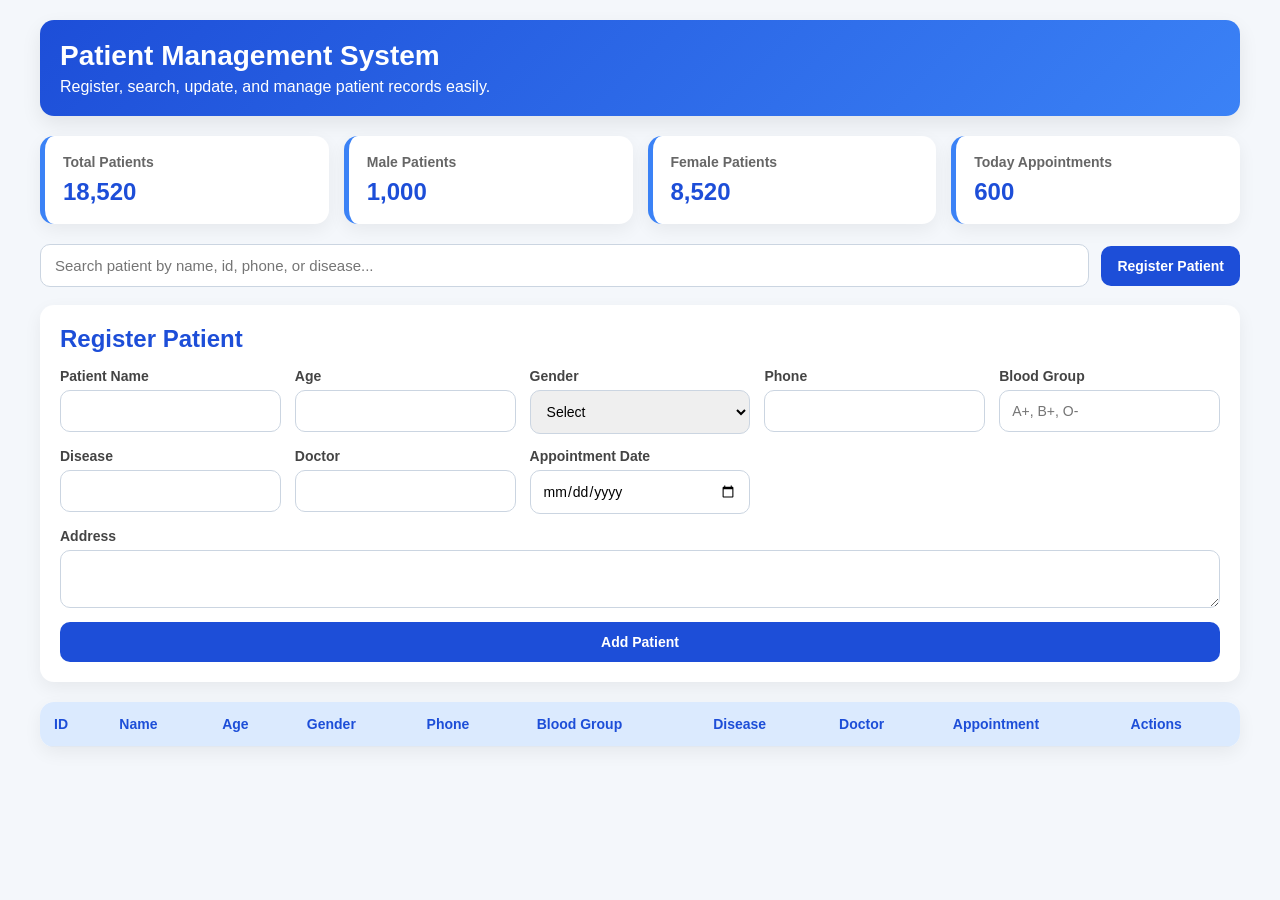
<file: patients.html>
<!DOCTYPE html>
<html lang="en">
<head>
  <meta charset="UTF-8" />
  <meta name="viewport" content="width=device-width, initial-scale=1.0" />
  <title>Patient Management System</title>
  <style>
    * {
      box-sizing: border-box;
      margin: 0;
      padding: 0;
      font-family: Arial, sans-serif;
    }

    body {
      background: #f4f7fb;
      color: #222;
      padding: 20px;
    }

    .container {
      max-width: 1200px;
      margin: auto;
    }

    .header {
      background: linear-gradient(135deg, #1d4ed8, #3b82f6);
      color: white;
      padding: 20px;
      border-radius: 14px;
      margin-bottom: 20px;
      box-shadow: 0 8px 20px rgba(0,0,0,0.08);
    }

    .header h1 {
      font-size: 28px;
      margin-bottom: 6px;
    }

    .stats {
      display: grid;
      grid-template-columns: repeat(auto-fit, minmax(180px, 1fr));
      gap: 15px;
      margin: 20px 0;
    }

    .card {
      background: white;
      border-radius: 14px;
      padding: 18px;
      box-shadow: 0 6px 18px rgba(0,0,0,0.06);
      border-left: 5px solid #3b82f6;
    }

    .card h3 {
      font-size: 14px;
      color: #666;
      margin-bottom: 8px;
    }

    .card p {
      font-size: 24px;
      font-weight: bold;
      color: #1d4ed8;
    }

    .topbar {
      display: flex;
      gap: 12px;
      flex-wrap: wrap;
      justify-content: space-between;
      align-items: center;
      margin-bottom: 18px;
    }

    .search-box {
      flex: 1;
      min-width: 250px;
    }

    .search-box input {
      width: 100%;
      padding: 12px 14px;
      border: 1px solid #cbd5e1;
      border-radius: 10px;
      outline: none;
      font-size: 15px;
    }

    .btn {
      border: none;
      border-radius: 10px;
      padding: 12px 16px;
      cursor: pointer;
      font-size: 14px;
      font-weight: bold;
    }

    .btn-primary {
      background: #1d4ed8;
      color: white;
    }

    .btn-primary:hover {
      background: #1e40af;
    }

    .btn-danger {
      background: #dc2626;
      color: white;
    }

    .btn-edit {
      background: #2563eb;
      color: white;
    }

    .btn-view {
      background: #7c3aed;
      color: white;
    }

    .panel {
      background: white;
      border-radius: 14px;
      padding: 20px;
      box-shadow: 0 6px 18px rgba(0,0,0,0.06);
      margin-bottom: 20px;
    }

    .panel h2 {
      margin-bottom: 15px;
      color: #1d4ed8;
    }

    form {
      display: grid;
      grid-template-columns: repeat(auto-fit, minmax(220px, 1fr));
      gap: 14px;
    }

    .field {
      display: flex;
      flex-direction: column;
      gap: 6px;
    }

    .field label {
      font-size: 14px;
      color: #444;
      font-weight: bold;
    }

    .field input, .field select, .field textarea {
      padding: 12px;
      border: 1px solid #cbd5e1;
      border-radius: 10px;
      outline: none;
      font-size: 14px;
      width: 100%;
    }

    .field textarea {
      resize: vertical;
      min-height: 42px;
    }

    .full {
      grid-column: 1 / -1;
    }

    .table-wrap {
      overflow-x: auto;
      background: white;
      border-radius: 14px;
      box-shadow: 0 6px 18px rgba(0,0,0,0.06);
    }

    table {
      width: 100%;
      border-collapse: collapse;
      min-width: 900px;
    }

    th, td {
      padding: 14px;
      border-bottom: 1px solid #e2e8f0;
      text-align: left;
      font-size: 14px;
    }

    th {
      background: #dbeafe;
      color: #1d4ed8;
    }

    tr:hover {
      background: #f8fafc;
    }

    .actions {
      display: flex;
      gap: 8px;
      flex-wrap: wrap;
    }

    .modal {
      display: none;
      position: fixed;
      inset: 0;
      background: rgba(0,0,0,0.45);
      padding: 20px;
      align-items: center;
      justify-content: center;
    }

    .modal-content {
      background: white;
      border-radius: 14px;
      padding: 22px;
      max-width: 520px;
      width: 100%;
    }

    .modal-content h3 {
      margin-bottom: 12px;
      color: #1d4ed8;
    }

    .modal-content p {
      margin-bottom: 8px;
      line-height: 1.5;
    }

    .modal-close {
      margin-top: 16px;
      background: #1d4ed8;
      color: white;
    }
  </style>
</head>
<body>
  <div class="container">
    <div class="header">
      <h1>Patient Management System</h1>
      <p>Register, search, update, and manage patient records easily.</p>
    </div>

    <div class="stats">
      <div class="card">
        <h3>Total Patients</h3>
        <p id="totalPatients">18,520</p>
      </div>
      <div class="card">
        <h3>Male Patients</h3>
        <p id="malePatients">1,000</p>
      </div>
      <div class="card">
        <h3>Female Patients</h3>
        <p id="femalePatients">8,520</p>
      </div>
      <div class="card">
        <h3>Today Appointments</h3>
        <p id="todayAppointments">600</p>
      </div>
    </div>

    <div class="topbar">
      <div class="search-box">
        <input type="text" id="searchInput" placeholder="Search patient by name, id, phone, or disease..." />
      </div>
      <button class="btn btn-primary" onclick="scrollToForm()">Register Patient</button>
    </div>

    <div class="panel" id="formSection">
      <h2>Register Patient</h2>
      <form id="patientForm">
        <div class="field">
          <label>Patient Name</label>
          <input type="text" id="name" required />
        </div>
        <div class="field">
          <label>Age</label>
          <input type="number" id="age" required min="1" />
        </div>
        <div class="field">
          <label>Gender</label>
          <select id="gender" required>
            <option value="">Select</option>
            <option>Male</option>
            <option>Female</option>
            <option>Other</option>
          </select>
        </div>
        <div class="field">
          <label>Phone</label>
          <input type="tel" id="phone" required />
        </div>
        <div class="field">
          <label>Blood Group</label>
          <input type="text" id="bloodGroup" placeholder="A+, B+, O-" required />
        </div>
        <div class="field">
          <label>Disease</label>
          <input type="text" id="disease" required />
        </div>
        <div class="field">
          <label>Doctor</label>
          <input type="text" id="doctor" required />
        </div>
        <div class="field">
          <label>Appointment Date</label>
          <input type="date" id="appointmentDate" required />
        </div>
        <div class="field full">
          <label>Address</label>
          <textarea id="address" required></textarea>
        </div>
        <div class="field full">
          <button class="btn btn-primary" type="submit" id="submitBtn">Add Patient</button>
        </div>
      </form>
    </div>

    <div class="table-wrap">
      <table>
        <thead>
          <tr>
            <th>ID</th>
            <th>Name</th>
            <th>Age</th>
            <th>Gender</th>
            <th>Phone</th>
            <th>Blood Group</th>
            <th>Disease</th>
            <th>Doctor</th>
            <th>Appointment</th>
            <th>Actions</th>
          </tr>
        </thead>
        <tbody id="patientTable"></tbody>
      </table>
    </div>
  </div>

  <div class="modal" id="viewModal">
    <div class="modal-content">
      <h3>Patient Details</h3>
      <div id="modalBody"></div>
      <button class="btn modal-close" onclick="closeModal()">Close</button>
    </div>
  </div>

  <script>
    let patients = JSON.parse(localStorage.getItem("patients")) || [];
    let editIndex = -1;

    const form = document.getElementById("patientForm");
    const table = document.getElementById("patientTable");
    const searchInput = document.getElementById("searchInput");

    function saveData() {
      localStorage.setItem("patients", JSON.stringify(patients));
    }

    function updateStats() {
      document.getElementById("totalPatients").textContent = "18,520";
      document.getElementById("malePatients").textContent = "1,000";
      document.getElementById("femalePatients").textContent = "8,520";
      document.getElementById("todayAppointments").textContent = "600";
    }

    function renderTable(data = patients) {
      table.innerHTML = "";

      data.forEach((p) => {
        const realIndex = patients.indexOf(p);
        const row = document.createElement("tr");
        row.innerHTML = `
          <td>${p.id}</td>
          <td>${p.name}</td>
          <td>${p.age}</td>
          <td>${p.gender}</td>
          <td>${p.phone}</td>
          <td>${p.bloodGroup}</td>
          <td>${p.disease}</td>
          <td>${p.doctor}</td>
          <td>${p.appointmentDate}</td>
          <td>
            <div class="actions">
              <button class="btn btn-view" onclick="viewPatient(${realIndex})">View</button>
              <button class="btn btn-edit" onclick="editPatient(${realIndex})">Edit</button>
              <button class="btn btn-danger" onclick="deletePatient(${realIndex})">Delete</button>
            </div>
          </td>
        `;
        table.appendChild(row);
      });

      updateStats();
    }

    form.addEventListener("submit", function(e) {
      e.preventDefault();

      const patient = {
        id: editIndex === -1 ? "P" + String(Date.now()).slice(-6) : patients[editIndex].id,
        name: document.getElementById("name").value.trim(),
        age: document.getElementById("age").value.trim(),
        gender: document.getElementById("gender").value,
        phone: document.getElementById("phone").value.trim(),
        bloodGroup: document.getElementById("bloodGroup").value.trim(),
        disease: document.getElementById("disease").value.trim(),
        doctor: document.getElementById("doctor").value.trim(),
        appointmentDate: document.getElementById("appointmentDate").value,
        address: document.getElementById("address").value.trim()
      };

      if (editIndex === -1) {
        patients.push(patient);
      } else {
        patients[editIndex] = patient;
        editIndex = -1;
        document.getElementById("submitBtn").textContent = "Add Patient";
      }

      saveData();
      renderTable();
      form.reset();
    });

    searchInput.addEventListener("input", function() {
      const term = this.value.toLowerCase();
      const filtered = patients.filter(p =>
        p.name.toLowerCase().includes(term) ||
        p.id.toLowerCase().includes(term) ||
        p.phone.toLowerCase().includes(term) ||
        p.disease.toLowerCase().includes(term) ||
        p.doctor.toLowerCase().includes(term)
      );
      renderTable(filtered);
    });

    function deletePatient(index) {
      if (confirm("Are you sure you want to delete this patient?")) {
        patients.splice(index, 1);
        saveData();
        renderTable();
      }
    }

    function editPatient(index) {
      const p = patients[index];
      document.getElementById("name").value = p.name;
      document.getElementById("age").value = p.age;
      document.getElementById("gender").value = p.gender;
      document.getElementById("phone").value = p.phone;
      document.getElementById("bloodGroup").value = p.bloodGroup;
      document.getElementById("disease").value = p.disease;
      document.getElementById("doctor").value = p.doctor;
      document.getElementById("appointmentDate").value = p.appointmentDate;
      document.getElementById("address").value = p.address;

      editIndex = index;
      document.getElementById("submitBtn").textContent = "Update Patient";
      window.scrollTo({ top: 0, behavior: "smooth" });
    }

    function viewPatient(index) {
      const p = patients[index];
      document.getElementById("modalBody").innerHTML = `
        <p><b>ID:</b> ${p.id}</p>
        <p><b>Name:</b> ${p.name}</p>
        <p><b>Age:</b> ${p.age}</p>
        <p><b>Gender:</b> ${p.gender}</p>
        <p><b>Phone:</b> ${p.phone}</p>
        <p><b>Blood Group:</b> ${p.bloodGroup}</p>
        <p><b>Disease:</b> ${p.disease}</p>
        <p><b>Doctor:</b> ${p.doctor}</p>
        <p><b>Appointment:</b> ${p.appointmentDate}</p>
        <p><b>Address:</b> ${p.address}</p>
      `;
      document.getElementById("viewModal").style.display = "flex";
    }

    function closeModal() {
      document.getElementById("viewModal").style.display = "none";
    }

    function scrollToForm() {
      document.getElementById("formSection").scrollIntoView({ behavior: "smooth" });
    }

    document.getElementById("viewModal").addEventListener("click", function(e) {
      if (e.target === this) closeModal();
    });

    renderTable();
  </script>
</body>
</html>
</file>
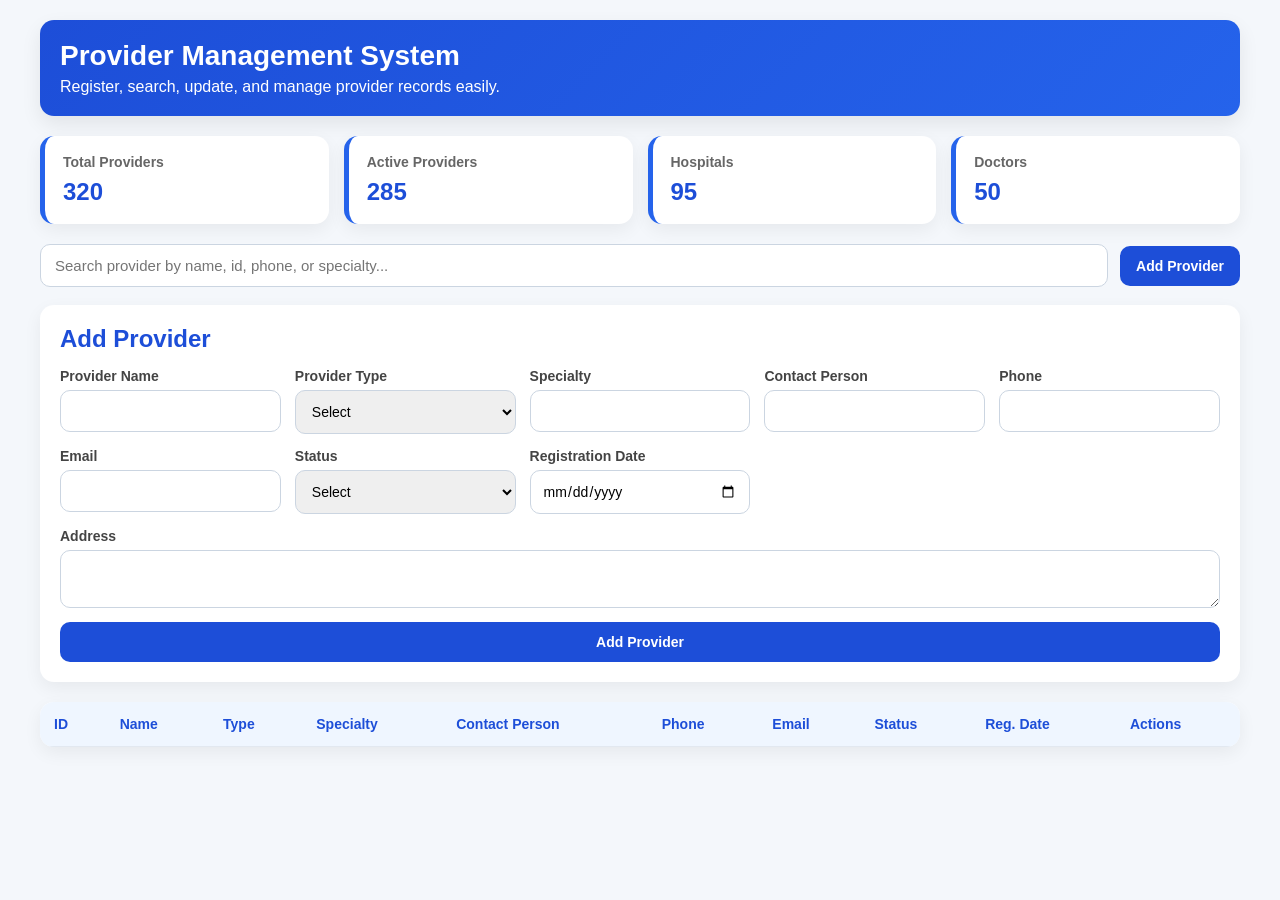
<file: providers.html>
<!DOCTYPE html>
<html lang="en">
<head>
  <meta charset="UTF-8" />
  <meta name="viewport" content="width=device-width, initial-scale=1.0" />
  <title>Provider Management System</title>
  <style>
    * {
      box-sizing: border-box;
      margin: 0;
      padding: 0;
      font-family: Arial, sans-serif;
    }

    body {
      background: #f4f7fb;
      color: #222;
      padding: 20px;
    }

    .container {
      max-width: 1200px;
      margin: auto;
    }

    .header {
      background: linear-gradient(135deg, #1d4ed8, #2563eb);
      color: white;
      padding: 20px;
      border-radius: 14px;
      margin-bottom: 20px;
      box-shadow: 0 8px 20px rgba(0,0,0,0.08);
    }

    .header h1 {
      font-size: 28px;
      margin-bottom: 6px;
    }

    .stats {
      display: grid;
      grid-template-columns: repeat(auto-fit, minmax(180px, 1fr));
      gap: 15px;
      margin: 20px 0;
    }

    .card {
      background: white;
      border-radius: 14px;
      padding: 18px;
      box-shadow: 0 6px 18px rgba(0,0,0,0.06);
      border-left: 5px solid #2563eb;
    }

    .card h3 {
      font-size: 14px;
      color: #666;
      margin-bottom: 8px;
    }

    .card p {
      font-size: 24px;
      font-weight: bold;
      color: #1d4ed8;
    }

    .topbar {
      display: flex;
      gap: 12px;
      flex-wrap: wrap;
      justify-content: space-between;
      align-items: center;
      margin-bottom: 18px;
    }

    .search-box {
      flex: 1;
      min-width: 250px;
    }

    .search-box input {
      width: 100%;
      padding: 12px 14px;
      border: 1px solid #cbd5e1;
      border-radius: 10px;
      outline: none;
      font-size: 15px;
    }

    .btn {
      border: none;
      border-radius: 10px;
      padding: 12px 16px;
      cursor: pointer;
      font-size: 14px;
      font-weight: bold;
    }

    .btn-primary {
      background: #1d4ed8;
      color: white;
    }

    .btn-primary:hover {
      background: #1e40af;
    }

    .btn-danger {
      background: #dc2626;
      color: white;
    }

    .btn-edit {
      background: #2563eb;
      color: white;
    }

    .btn-view {
      background: #7c3aed;
      color: white;
    }

    .panel {
      background: white;
      border-radius: 14px;
      padding: 20px;
      box-shadow: 0 6px 18px rgba(0,0,0,0.06);
      margin-bottom: 20px;
    }

    .panel h2 {
      margin-bottom: 15px;
      color: #1d4ed8;
    }

    form {
      display: grid;
      grid-template-columns: repeat(auto-fit, minmax(220px, 1fr));
      gap: 14px;
    }

    .field {
      display: flex;
      flex-direction: column;
      gap: 6px;
    }

    .field label {
      font-size: 14px;
      color: #444;
      font-weight: bold;
    }

    .field input, .field select, .field textarea {
      padding: 12px;
      border: 1px solid #cbd5e1;
      border-radius: 10px;
      outline: none;
      font-size: 14px;
      width: 100%;
    }

    .field textarea {
      resize: vertical;
      min-height: 42px;
    }

    .full {
      grid-column: 1 / -1;
    }

    .table-wrap {
      overflow-x: auto;
      background: white;
      border-radius: 14px;
      box-shadow: 0 6px 18px rgba(0,0,0,0.06);
    }

    table {
      width: 100%;
      border-collapse: collapse;
      min-width: 900px;
    }

    th, td {
      padding: 14px;
      border-bottom: 1px solid #e2e8f0;
      text-align: left;
      font-size: 14px;
    }

    th {
      background: #eff6ff;
      color: #1d4ed8;
    }

    tr:hover {
      background: #f8fafc;
    }

    .actions {
      display: flex;
      gap: 8px;
      flex-wrap: wrap;
    }

    .modal {
      display: none;
      position: fixed;
      inset: 0;
      background: rgba(0,0,0,0.45);
      padding: 20px;
      align-items: center;
      justify-content: center;
    }

    .modal-content {
      background: white;
      border-radius: 14px;
      padding: 22px;
      max-width: 520px;
      width: 100%;
    }

    .modal-content h3 {
      margin-bottom: 12px;
      color: #1d4ed8;
    }

    .modal-content p {
      margin-bottom: 8px;
      line-height: 1.5;
    }

    .modal-close {
      margin-top: 16px;
      background: #1d4ed8;
      color: white;
    }
  </style>
</head>
<body>
  <div class="container">
    <div class="header">
      <h1>Provider Management System</h1>
      <p>Register, search, update, and manage provider records easily.</p>
    </div>

    <div class="stats">
      <div class="card">
        <h3>Total Providers</h3>
        <p id="totalProviders">320</p>
      </div>
      <div class="card">
        <h3>Active Providers</h3>
        <p id="activeProviders">285</p>
      </div>
      <div class="card">
        <h3>Hospitals</h3>
        <p id="hospitalProviders">95</p>
      </div>
      <div class="card">
        <h3>Doctors</h3>
        <p id="doctorProviders">50</p>
      </div>
    </div>

    <div class="topbar">
      <div class="search-box">
        <input type="text" id="searchInput" placeholder="Search provider by name, id, phone, or specialty..." />
      </div>
      <button class="btn btn-primary" onclick="scrollToForm()">Add Provider</button>
    </div>

    <div class="panel" id="formSection">
      <h2>Add Provider</h2>
      <form id="providerForm">
        <div class="field">
          <label>Provider Name</label>
          <input type="text" id="name" required />
        </div>
        <div class="field">
          <label>Provider Type</label>
          <select id="type" required>
            <option value="">Select</option>
            <option>Hospital</option>
            <option>Doctor</option>
            <option>Pharmacy</option>
            <option>Laboratory</option>
          </select>
        </div>
        <div class="field">
          <label>Specialty</label>
          <input type="text" id="specialty" required />
        </div>
        <div class="field">
          <label>Contact Person</label>
          <input type="text" id="contactPerson" required />
        </div>
        <div class="field">
          <label>Phone</label>
          <input type="tel" id="phone" required />
        </div>
        <div class="field">
          <label>Email</label>
          <input type="email" id="email" required />
        </div>
        <div class="field">
          <label>Status</label>
          <select id="status" required>
            <option value="">Select</option>
            <option>Active</option>
            <option>Inactive</option>
          </select>
        </div>
        <div class="field">
          <label>Registration Date</label>
          <input type="date" id="regDate" required />
        </div>
        <div class="field full">
          <label>Address</label>
          <textarea id="address" required></textarea>
        </div>
        <div class="field full">
          <button class="btn btn-primary" type="submit" id="submitBtn">Add Provider</button>
        </div>
      </form>
    </div>

    <div class="table-wrap">
      <table>
        <thead>
          <tr>
            <th>ID</th>
            <th>Name</th>
            <th>Type</th>
            <th>Specialty</th>
            <th>Contact Person</th>
            <th>Phone</th>
            <th>Email</th>
            <th>Status</th>
            <th>Reg. Date</th>
            <th>Actions</th>
          </tr>
        </thead>
        <tbody id="providerTable"></tbody>
      </table>
    </div>
  </div>

  <div class="modal" id="viewModal">
    <div class="modal-content">
      <h3>Provider Details</h3>
      <div id="modalBody"></div>
      <button class="btn modal-close" onclick="closeModal()">Close</button>
    </div>
  </div>

  <script>
    let providers = JSON.parse(localStorage.getItem("providers")) || [];
    let editIndex = -1;

    const form = document.getElementById("providerForm");
    const table = document.getElementById("providerTable");
    const searchInput = document.getElementById("searchInput");

    function saveData() {
      localStorage.setItem("providers", JSON.stringify(providers));
    }

    function updateStats() {
      document.getElementById("totalProviders").textContent = "320";
      document.getElementById("activeProviders").textContent = "285";
      document.getElementById("hospitalProviders").textContent = "95";
      document.getElementById("doctorProviders").textContent = "50";
    }

    function renderTable(data = providers) {
      table.innerHTML = "";

      data.forEach((p) => {
        const realIndex = providers.indexOf(p);
        const row = document.createElement("tr");
        row.innerHTML = `
          <td>${p.id}</td>
          <td>${p.name}</td>
          <td>${p.type}</td>
          <td>${p.specialty}</td>
          <td>${p.contactPerson}</td>
          <td>${p.phone}</td>
          <td>${p.email}</td>
          <td>${p.status}</td>
          <td>${p.regDate}</td>
          <td>
            <div class="actions">
              <button class="btn btn-view" onclick="viewProvider(${realIndex})">View</button>
              <button class="btn btn-edit" onclick="editProvider(${realIndex})">Edit</button>
              <button class="btn btn-danger" onclick="deleteProvider(${realIndex})">Delete</button>
            </div>
          </td>
        `;
        table.appendChild(row);
      });

      updateStats();
    }

    form.addEventListener("submit", function(e) {
      e.preventDefault();

      const provider = {
        id: editIndex === -1 ? "PR" + String(Date.now()).slice(-6) : providers[editIndex].id,
        name: document.getElementById("name").value.trim(),
        type: document.getElementById("type").value,
        specialty: document.getElementById("specialty").value.trim(),
        contactPerson: document.getElementById("contactPerson").value.trim(),
        phone: document.getElementById("phone").value.trim(),
        email: document.getElementById("email").value.trim(),
        status: document.getElementById("status").value,
        regDate: document.getElementById("regDate").value,
        address: document.getElementById("address").value.trim()
      };

      if (editIndex === -1) {
        providers.push(provider);
      } else {
        providers[editIndex] = provider;
        editIndex = -1;
        document.getElementById("submitBtn").textContent = "Add Provider";
      }

      saveData();
      renderTable();
      form.reset();
    });

    searchInput.addEventListener("input", function() {
      const term = this.value.toLowerCase();
      const filtered = providers.filter(p =>
        p.name.toLowerCase().includes(term) ||
        p.id.toLowerCase().includes(term) ||
        p.phone.toLowerCase().includes(term) ||
        p.specialty.toLowerCase().includes(term) ||
        p.type.toLowerCase().includes(term)
      );
      renderTable(filtered);
    });

    function deleteProvider(index) {
      if (confirm("Are you sure you want to delete this provider?")) {
        providers.splice(index, 1);
        saveData();
        renderTable();
      }
    }

    function editProvider(index) {
      const p = providers[index];
      document.getElementById("name").value = p.name;
      document.getElementById("type").value = p.type;
      document.getElementById("specialty").value = p.specialty;
      document.getElementById("contactPerson").value = p.contactPerson;
      document.getElementById("phone").value = p.phone;
      document.getElementById("email").value = p.email;
      document.getElementById("status").value = p.status;
      document.getElementById("regDate").value = p.regDate;
      document.getElementById("address").value = p.address;

      editIndex = index;
      document.getElementById("submitBtn").textContent = "Update Provider";
      window.scrollTo({ top: 0, behavior: "smooth" });
    }

    function viewProvider(index) {
      const p = providers[index];
      document.getElementById("modalBody").innerHTML = `
        <p><b>ID:</b> ${p.id}</p>
        <p><b>Name:</b> ${p.name}</p>
        <p><b>Type:</b> ${p.type}</p>
        <p><b>Specialty:</b> ${p.specialty}</p>
        <p><b>Contact Person:</b> ${p.contactPerson}</p>
        <p><b>Phone:</b> ${p.phone}</p>
        <p><b>Email:</b> ${p.email}</p>
        <p><b>Status:</b> ${p.status}</p>
        <p><b>Registration Date:</b> ${p.regDate}</p>
        <p><b>Address:</b> ${p.address}</p>
      `;
      document.getElementById("viewModal").style.display = "flex";
    }

    function closeModal() {
      document.getElementById("viewModal").style.display = "none";
    }

    function scrollToForm() {
      document.getElementById("formSection").scrollIntoView({ behavior: "smooth" });
    }

    document.getElementById("viewModal").addEventListener("click", function(e) {
      if (e.target === this) closeModal();
    });

    renderTable();
  </script>
</body>
</html>
</file>
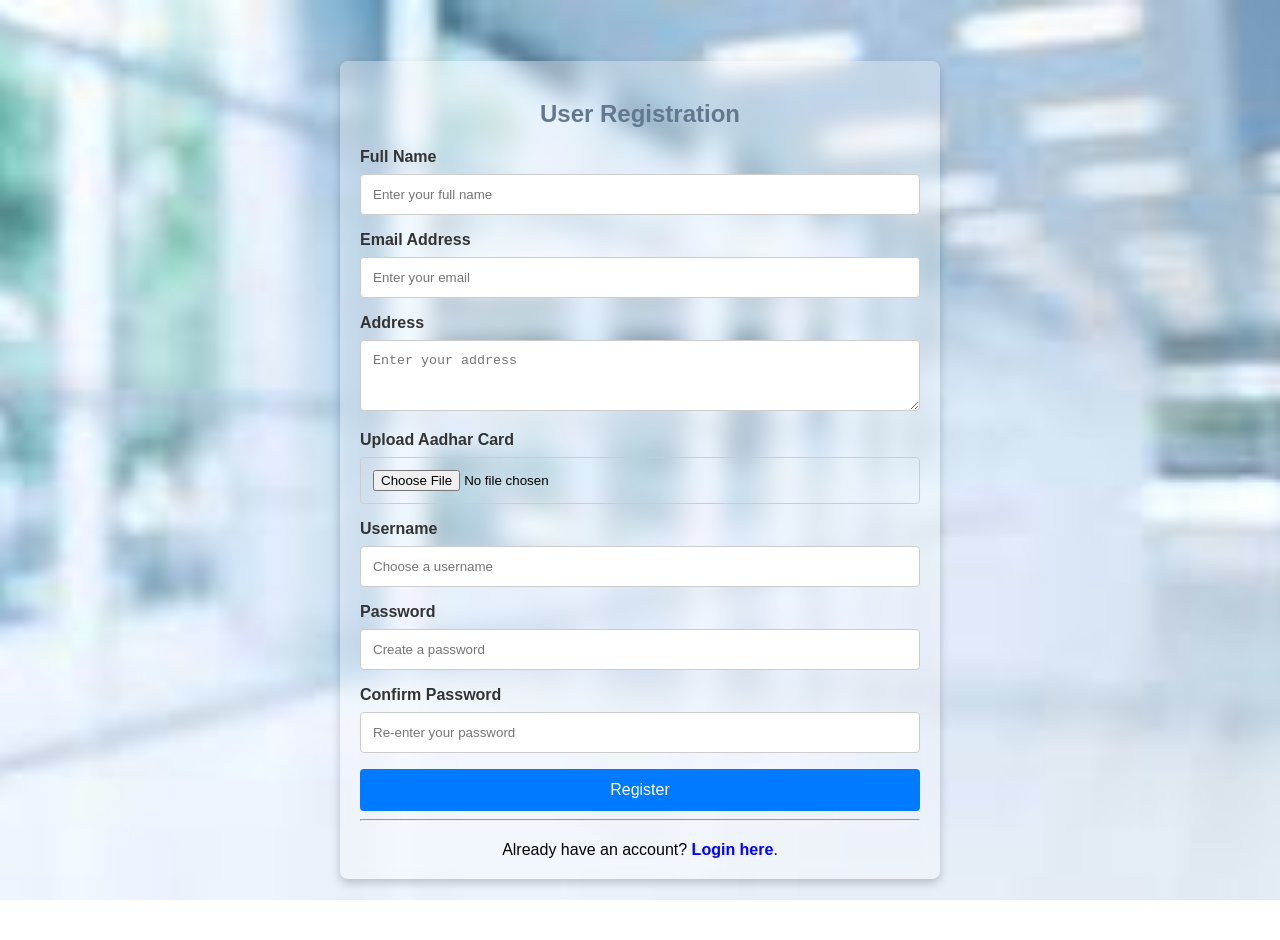
<file: register.html>
<!DOCTYPE html>
<html lang="en">
  <head>
    <meta charset="UTF-8" />
    <meta name="viewport" content="width=device-width, initial-scale=1.0" />
    <title>User Registration - health care</title>
    <style>
      body {
        font-family: Arial, sans-serif;
        background-image: url("[data-uri]");
        background-size: cover;
        background-position: center;
        background-attachment: fixed;
        background-repeat: no-repeat;
        margin: 0;
        padding: 0;
        animation: fadeInBackground 3s ease-in-out forwards;
      }

      @keyframes fadeInBackground {
        0% {
          opacity: 0;
        }
        100% {
          opacity: 1;
        }
      }

      .register-container {
        display: flex;
        justify-content: center;
        align-items: center;
        min-height: 100vh;
        padding: 20px;
      }

      .card {
        width: 100%;
        max-width: 600px;
        padding: 20px;
        background-color: rgba(255, 255, 255, 0.3);
        border-radius: 8px;
        box-shadow: 0 4px 10px rgba(0, 0, 0, 0.2);
        box-sizing: border-box;
        backdrop-filter: blur(10px);
      }

      .form-title {
        text-align: center;
        margin-bottom: 20px;
        color: #63788f;
        font-weight: bold;
      }

      .form-label {
        font-weight: bold;
        color: #333;
        margin-bottom: 8px;
        display: block;
      }

      .form-control {
        width: 100%;
        padding: 12px;
        border-radius: 4px;
        border: 1px solid #ccc;
        margin-bottom: 16px;
        box-sizing: border-box;
      }

      .form-control:focus {
        border-color: #007bff;
        outline: none;
      }

      .btn-primary {
        width: 100%;
        padding: 12px;
        background-color: #007bff;
        color: white;
        font-size: 16px;
        border: none;
        border-radius: 4px;
        cursor: pointer;
        transition: background-color 0.3s;
      }

      .btn-primary:hover {
        background-color: #000000;
      }
    </style>
  </head>
  <body>
    <div class="register-container">
      <div class="card">
        <h2 class="form-title">User Registration</h2>

        <form action="index.html" method="post">
          <div>
            <label for="fullName" class="form-label">Full Name</label>
            <input
              type="text"
              class="form-control"
              id="fullName"
              name="fullName"
              placeholder="Enter your full name"
              required
              pattern="[A-Za-z ]+"
              title="Only letters and spaces are allowed"
            />
          </div>

          <div>
            <label for="email" class="form-label">Email Address</label>
            <input
              type="email"
              class="form-control"
              id="email"
              name="email"
              placeholder="Enter your email"
              required
            />
          </div>

          <div>
            <label for="address" class="form-label">Address</label>
            <textarea
              class="form-control"
              id="address"
              name="address"
              rows="3"
              placeholder="Enter your address"
              required
            ></textarea>
          </div>

          <div>
            <label for="photo" class="form-label">Upload Aadhar Card</label>
            <input
              type="file"
              class="form-control"
              id="photo"
              name="photo"
              accept="image/*"
              required
            />
          </div>

          <div>
            <label for="username" class="form-label">Username</label>
            <input
              type="text"
              class="form-control"
              id="username"
              name="username"
              placeholder="Choose a username"
              required
            />
          </div>

          <div>
            <label for="password" class="form-label">Password</label>
            <input
              type="password"
              class="form-control"
              id="password"
              name="password"
              placeholder="Create a password"
              required
            />
          </div>

          <div>
            <label for="confirmPassword" class="form-label">Confirm Password</label>
            <input
              type="password"
              class="form-control"
              id="confirmPassword"
              name="confirmPassword"
              placeholder="Re-enter your password"
              required
            />
          </div>

          <div>
            <button type="submit" class="btn-primary">Register</button>
          </div>
        </form>

        <hr />

        <div style="text-align: center; margin-top: 20px; font-size: 16px">
          Already have an account?
          <a href="index.html" style="font-weight: bold; color: blue; text-decoration: none">Login here</a>.
        </div>
      </div>
    </div>

    <script>
      const form = document.getElementById("registerForm");
      const fullName = document.getElementById("fullName");
      const password = document.getElementById("password");
      const confirmPassword = document.getElementById("confirmPassword");

      fullName.addEventListener("input", function () {
        this.value = this.value.replace(/[^a-zA-Zs]/g, "");
      });

      form.addEventListener("submit", function (event) {
        if (password.value !== confirmPassword.value) {
          event.preventDefault();
          alert("Password and Confirm Password do not match.");
          return;
        }

        if (!form.checkValidity()) {
          event.preventDefault();
          form.reportValidity();
          return;
        }

        event.preventDefault();
        window.location.href = "index.html";
      });
    </script>
  </body>
</html>
</file>
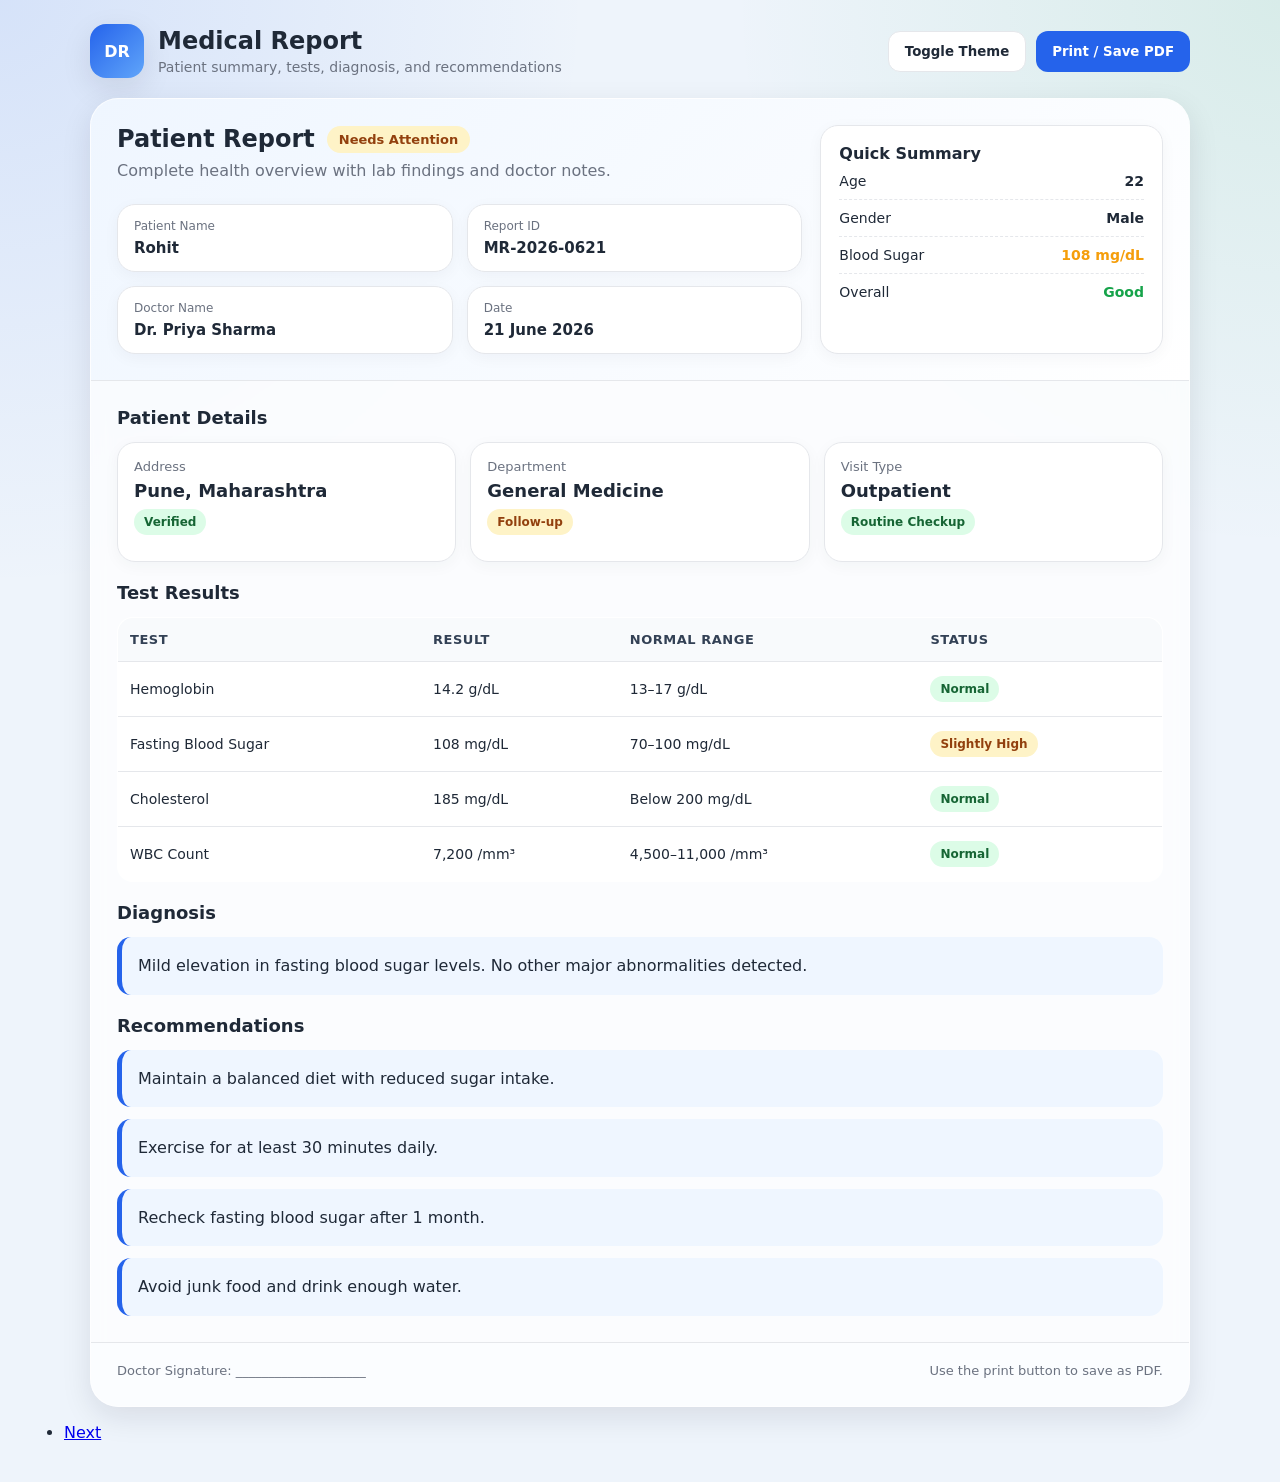
<file: report.html>
<!DOCTYPE html>
<html lang="en">
<head>
  <meta charset="UTF-8" />
  <meta name="viewport" content="width=device-width, initial-scale=1.0" />
  <title>Doctor Report</title>
  <style>
    :root{
      --bg:#eef4fb;
      --card:#ffffff;
      --text:#1f2937;
      --muted:#6b7280;
      --primary:#2563eb;
      --primary-2:#1d4ed8;
      --success:#16a34a;
      --warning:#f59e0b;
      --danger:#dc2626;
      --line:#e5e7eb;
      --shadow:0 10px 30px rgba(15,23,42,.10);
      --radius:18px;
    }

    *{box-sizing:border-box;font-family:system-ui,-apple-system,Segoe UI,Roboto,Arial,sans-serif}
    body{
      margin:0;
      background:
        radial-gradient(circle at top left, rgba(37,99,235,.12), transparent 30%),
        radial-gradient(circle at top right, rgba(22,163,74,.10), transparent 28%),
        var(--bg);
      color:var(--text);
      padding:24px;
    }

    .container{
      max-width:1100px;
      margin:auto;
    }

    .topbar{
      display:flex;
      justify-content:space-between;
      align-items:center;
      gap:16px;
      margin-bottom:20px;
      flex-wrap:wrap;
    }

    .brand{
      display:flex;
      align-items:center;
      gap:14px;
    }

    .logo{
      width:54px;
      height:54px;
      border-radius:16px;
      background:linear-gradient(135deg,var(--primary),#60a5fa);
      display:grid;
      place-items:center;
      color:#fff;
      font-weight:700;
      box-shadow:var(--shadow);
    }

    .brand h1{
      margin:0;
      font-size:24px;
    }

    .brand p{
      margin:4px 0 0;
      color:var(--muted);
      font-size:14px;
    }

    .actions{
      display:flex;
      gap:10px;
      flex-wrap:wrap;
    }

    .btn{
      border:none;
      cursor:pointer;
      padding:12px 16px;
      border-radius:12px;
      font-weight:600;
      transition:.2s ease;
    }

    .btn.primary{
      background:var(--primary);
      color:#fff;
    }

    .btn.primary:hover{background:var(--primary-2)}
    .btn.light{
      background:#fff;
      color:var(--text);
      border:1px solid var(--line);
    }

    .report{
      background:rgba(255,255,255,.75);
      backdrop-filter:blur(10px);
      border:1px solid rgba(255,255,255,.6);
      border-radius:28px;
      box-shadow:var(--shadow);
      overflow:hidden;
    }

    .hero{
      padding:26px;
      background:linear-gradient(135deg, #eff6ff, #ffffff);
      border-bottom:1px solid var(--line);
      display:grid;
      grid-template-columns:2fr 1fr;
      gap:18px;
    }

    .hero-left{
      display:flex;
      flex-direction:column;
      justify-content:space-between;
      gap:14px;
    }

    .title-row{
      display:flex;
      align-items:center;
      gap:12px;
      flex-wrap:wrap;
    }

    .pill{
      padding:6px 12px;
      border-radius:999px;
      font-size:13px;
      font-weight:700;
      background:#dbeafe;
      color:#1d4ed8;
    }

    .meta{
      display:grid;
      grid-template-columns:repeat(2,minmax(0,1fr));
      gap:14px;
      margin-top:10px;
    }

    .meta-card, .info-card, .summary-card{
      background:var(--card);
      border:1px solid var(--line);
      border-radius:var(--radius);
      box-shadow:0 4px 16px rgba(15,23,42,.04);
    }

    .meta-card{
      padding:14px 16px;
    }

    .meta-card span{
      display:block;
      font-size:12px;
      color:var(--muted);
      margin-bottom:5px;
    }

    .meta-card strong{
      font-size:15px;
    }

    .hero-right{
      display:grid;
      gap:12px;
    }

    .summary-card{
      padding:18px;
    }

    .summary-card h3{
      margin:0 0 10px;
      font-size:16px;
    }

    .summary-item{
      display:flex;
      justify-content:space-between;
      padding:10px 0;
      border-top:1px dashed var(--line);
      font-size:14px;
    }

    .summary-item:first-of-type{border-top:none;padding-top:0}
    .summary-item strong{font-weight:700}
    .good{color:var(--success)}
    .warn{color:var(--warning)}
    .bad{color:var(--danger)}

    .content{
      padding:26px;
      display:grid;
      gap:20px;
    }

    .section h2{
      margin:0 0 14px;
      font-size:18px;
    }

    .cards{
      display:grid;
      grid-template-columns:repeat(3, minmax(0,1fr));
      gap:14px;
    }

    .info-card{
      padding:16px;
      min-height:120px;
    }

    .info-card .label{
      color:var(--muted);
      font-size:13px;
      margin-bottom:6px;
    }

    .info-card .value{
      font-size:18px;
      font-weight:800;
      margin-bottom:8px;
    }

    .badge{
      display:inline-flex;
      align-items:center;
      gap:6px;
      padding:6px 10px;
      border-radius:999px;
      font-size:12px;
      font-weight:700;
    }

    .badge.success{background:#dcfce7;color:#166534}
    .badge.warning{background:#fef3c7;color:#92400e}
    .badge.danger{background:#fee2e2;color:#991b1b}

    table{
      width:100%;
      border-collapse:collapse;
      overflow:hidden;
      border-radius:16px;
      background:#fff;
      border:1px solid var(--line);
    }

    th, td{
      padding:14px 12px;
      text-align:left;
      border-bottom:1px solid var(--line);
      font-size:14px;
    }

    th{
      background:#f8fafc;
      color:#334155;
      font-size:13px;
      text-transform:uppercase;
      letter-spacing:.04em;
    }

    tr:last-child td{border-bottom:none}

    .timeline{
      display:grid;
      gap:12px;
    }

    .note{
      padding:16px;
      border-left:5px solid var(--primary);
      background:#eff6ff;
      border-radius:14px;
      line-height:1.6;
    }

    .footer{
      padding:20px 26px 28px;
      color:var(--muted);
      font-size:13px;
      display:flex;
      justify-content:space-between;
      gap:16px;
      flex-wrap:wrap;
      border-top:1px solid var(--line);
      background:#fbfdff;
    }

    @media print{
      body{background:#fff;padding:0}
      .topbar, .actions, .footer .no-print{display:none !important;}
      .report{box-shadow:none;border:none;border-radius:0}
      .hero{background:#fff}
      .meta-card, .info-card, .summary-card, table{box-shadow:none}
    }

    @media (max-width: 900px){
      .hero{grid-template-columns:1fr}
      .cards{grid-template-columns:1fr}
      .meta{grid-template-columns:1fr}
    }
  </style>
</head>
<body>
  <div class="container">
    <div class="topbar">
      <div class="brand">
        <div class="logo">DR</div>
        <div>
          <h1>Medical Report</h1>
          <p>Patient summary, tests, diagnosis, and recommendations</p>
        </div>
      </div>
      <div class="actions no-print">
        <button class="btn light" onclick="toggleTheme()">Toggle Theme</button>
        <button class="btn primary" onclick="window.print()">Print / Save PDF</button>
      </div>
    </div>

    <div class="report" id="report">
      <div class="hero">
        <div class="hero-left">
          <div>
            <div class="title-row">
              <h2 style="margin:0;">Patient Report</h2>
              <span class="pill" id="reportStatus">Stable</span>
            </div>
            <p style="margin:8px 0 0;color:var(--muted);">
              Complete health overview with lab findings and doctor notes.
            </p>
          </div>

          <div class="meta">
            <div class="meta-card">
              <span>Patient Name</span>
              <strong>Rohit</strong>
            </div>
            <div class="meta-card">
              <span>Report ID</span>
              <strong>MR-2026-0621</strong>
            </div>
            <div class="meta-card">
              <span>Doctor Name</span>
              <strong>Dr. Priya Sharma</strong>
            </div>
            <div class="meta-card">
              <span>Date</span>
              <strong>21 June 2026</strong>
            </div>
          </div>
        </div>

        <div class="hero-right">
          <div class="summary-card">
            <h3>Quick Summary</h3>
            <div class="summary-item">
              <span>Age</span>
              <strong>22</strong>
            </div>
            <div class="summary-item">
              <span>Gender</span>
              <strong>Male</strong>
            </div>
            <div class="summary-item">
              <span>Blood Sugar</span>
              <strong class="warn">108 mg/dL</strong>
            </div>
            <div class="summary-item">
              <span>Overall</span>
              <strong class="good">Good</strong>
            </div>
          </div>
        </div>
      </div>

      <div class="content">
        <div class="section">
          <h2>Patient Details</h2>
          <div class="cards">
            <div class="info-card">
              <div class="label">Address</div>
              <div class="value">Pune, Maharashtra</div>
              <span class="badge success">Verified</span>
            </div>
            <div class="info-card">
              <div class="label">Department</div>
              <div class="value">General Medicine</div>
              <span class="badge warning">Follow-up</span>
            </div>
            <div class="info-card">
              <div class="label">Visit Type</div>
              <div class="value">Outpatient</div>
              <span class="badge success">Routine Checkup</span>
            </div>
          </div>
        </div>

        <div class="section">
          <h2>Test Results</h2>
          <table>
            <thead>
              <tr>
                <th>Test</th>
                <th>Result</th>
                <th>Normal Range</th>
                <th>Status</th>
              </tr>
            </thead>
            <tbody>
              <tr>
                <td>Hemoglobin</td>
                <td>14.2 g/dL</td>
                <td>13–17 g/dL</td>
                <td><span class="badge success">Normal</span></td>
              </tr>
              <tr>
                <td>Fasting Blood Sugar</td>
                <td>108 mg/dL</td>
                <td>70–100 mg/dL</td>
                <td><span class="badge warning">Slightly High</span></td>
              </tr>
              <tr>
                <td>Cholesterol</td>
                <td>185 mg/dL</td>
                <td>Below 200 mg/dL</td>
                <td><span class="badge success">Normal</span></td>
              </tr>
              <tr>
                <td>WBC Count</td>
                <td>7,200 /mm³</td>
                <td>4,500–11,000 /mm³</td>
                <td><span class="badge success">Normal</span></td>
              </tr>
            </tbody>
          </table>
        </div>

        <div class="section">
          <h2>Diagnosis</h2>
          <div class="note">
            Mild elevation in fasting blood sugar levels. No other major abnormalities detected.
          </div>
        </div>

        <div class="section">
          <h2>Recommendations</h2>
          <div class="timeline">
            <div class="note">Maintain a balanced diet with reduced sugar intake.</div>
            <div class="note">Exercise for at least 30 minutes daily.</div>
            <div class="note">Recheck fasting blood sugar after 1 month.</div>
            <div class="note">Avoid junk food and drink enough water.</div>
          </div>
        </div>
      </div>

      <div class="footer">
        <div>Doctor Signature: ____________________</div>
        <div class="no-print">Use the print button to save as PDF.</div>
      </div>
    </div>
  </div>

  <script>
    function toggleTheme() {
      const root = document.documentElement;
      const dark = root.dataset.theme === "dark";
      if (dark) {
        root.dataset.theme = "light";
        document.body.style.background = "";
        document.querySelectorAll(".report, .meta-card, .info-card, .summary-card").forEach(el => el.style.background = "");
      } else {
        root.dataset.theme = "dark";
        document.body.style.background = "#0f172a";
        document.querySelectorAll(".report").forEach(el => el.style.background = "rgba(15,23,42,.92)");
        document.querySelectorAll(".meta-card, .info-card, .summary-card").forEach(el => el.style.background = "#111827");
      }
    }

    const sugar = 108;
    const status = document.getElementById("reportStatus");
    if (sugar <= 100) {
      status.textContent = "Normal";
      status.style.background = "#dcfce7";
      status.style.color = "#166534";
    } else if (sugar <= 125) {
      status.textContent = "Needs Attention";
      status.style.background = "#fef3c7";
      status.style.color = "#92400e";
    } else {
      status.textContent = "Critical";
      status.style.background = "#fee2e2";
      status.style.color = "#991b1b";
    }
    
  </script>
  <ul>
    <li><a href="Session%20Management.html"><i class="fa-solid fa-file-medical"></i>Next</a></li>
    </ul>
</body>
</html>
</file>
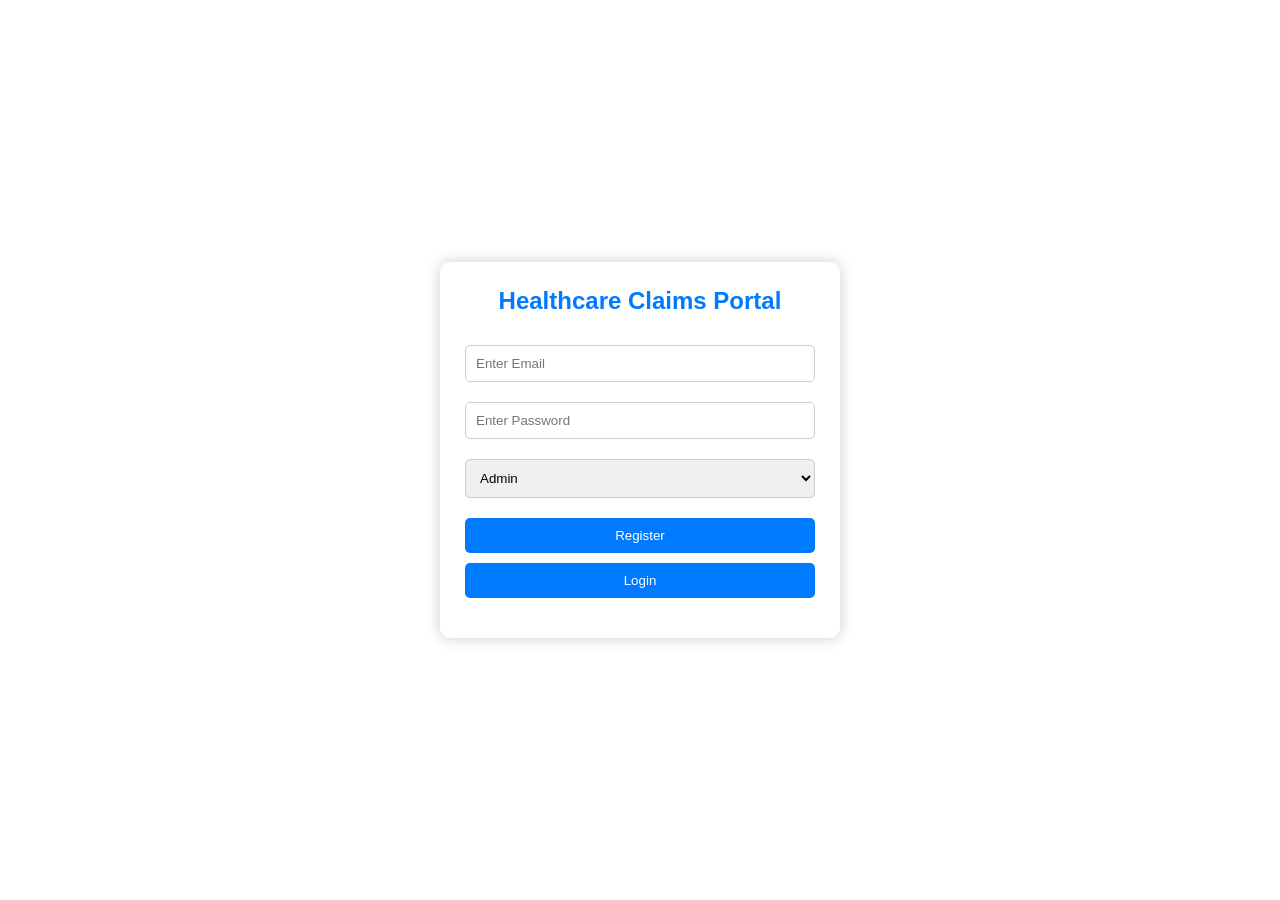
<file: Session Management.html>
<!DOCTYPE html>
<html lang="en">
<head>
<meta charset="UTF-8">
<meta name="viewport" content="width=device-width, initial-scale=1.0">
<title>Healthcare Claims Portal - Session Management</title>

<style>
*{
    margin:0;
    padding:0;
    box-sizing:border-box;
    font-family:Arial, sans-serif;
}

body{
   font-family: Arial, sans-serif;
        background-image: url("https://cdn.discordapp.com/attachments/1513839178264084591/1518272908265521384/46ea63cf-8276-4e96-ace8-38ac9cb42ff1.png?ex=6a395155&is=6a37ffd5&hm=baefa55413adbf9e02e4eca22168c9adfcef4e6438f86e2586ab233d27293feb&"); /* Change this to your image path */
        background-size: cover;
        background-position: center;
        background-attachment: fixed;
        background-repeat: no-repeat;
        margin: 0;
        padding: 0;
        display: flex;
        justify-content: center;
        align-items: center;
        height: 100vh;
        animation: fadeInBackground 3s ease-in-out forwards;
}

.container{
    width:400px;
    margin:80px auto;
    background:#fff;
    padding:25px;
    border-radius:10px;
    box-shadow:0 0 15px rgba(0,0,0,0.2);
}

h2{
    text-align:center;
    margin-bottom:20px;
    color:#007bff;
}

input, select{
    width:100%;
    padding:10px;
    margin:10px 0;
    border:1px solid #ccc;
    border-radius:5px;
}

button{
    width:100%;
    padding:10px;
    border:none;
    border-radius:5px;
    background:#007bff;
    color:white;
    cursor:pointer;
    margin-top:10px;
}

button:hover{
    background:#0056b3;
}

#message{
    text-align:center;
    margin-top:15px;
    color:green;
}

.dashboard{
    display:none;
    width:500px;
    margin:50px auto;
    background:white;
    padding:20px;
    border-radius:10px;
    box-shadow:0 0 15px rgba(0,0,0,0.2);
}

.info{
    margin:15px 0;
    padding:10px;
    background:#f1f1f1;
    border-radius:5px;
}

.logout-btn{
    background:red;
}

.logout-btn:hover{
    background:darkred;
}
</style>

</head>
<body>

<!-- Login/Register Section -->
<div class="container" id="authSection">

    <h2>Healthcare Claims Portal</h2>

    <input type="email" id="email" placeholder="Enter Email">

    <input type="password" id="password" placeholder="Enter Password">

    <select id="role">
        <option value="Admin">Admin</option>
        <option value="Analyst">Analyst</option>
        <option value="Provider">Provider</option>
    </select>

    <button onclick="registerUser()">Register</button>

    <button onclick="loginUser()">Login</button>

    <p id="message"></p>

</div>

<!-- Dashboard -->
<div class="dashboard" id="dashboard">

    <h2>Healthcare Claims Analytics Dashboard</h2>

    <div class="info">
        <strong>User:</strong>
        <span id="userEmail"></span>
    </div>

    <div class="info">
        <strong>Role:</strong>
        <span id="userRole"></span>
    </div>

    <div class="info">
        <strong>Session Status:</strong>
        Active
    </div>

    <div class="info">
        <strong>Login Time:</strong>
        <span id="loginTime"></span>
    </div>

    <button class="logout-btn" onclick="logoutUser()">
        Logout
    </button>
<a href="index.html">logout</a> 
</div>

<script>

// Register User
function registerUser(){

    let email = document.getElementById("email").value;
    let password = document.getElementById("password").value;
    let role = document.getElementById("role").value;

    if(email === "" || password === ""){
        alert("Please fill all fields");
        return;
    }

    let user = {
        email: email,
        password: password,
        role: role
    };

    localStorage.setItem(email, JSON.stringify(user));

    document.getElementById("message").innerHTML =
    "Registration Successful!";
}

// Login User
function loginUser(){

    let email = document.getElementById("email").value;
    let password = document.getElementById("password").value;

    let user = JSON.parse(localStorage.getItem(email));

    if(user && user.password === password){

        sessionStorage.setItem("user", email);
        sessionStorage.setItem("role", user.role);
        sessionStorage.setItem("loginTime", Date.now());

        showDashboard();

    }else{
        document.getElementById("message").innerHTML =
        "Invalid Email or Password!";
    }
}

function showDashboard(){

    let user = sessionStorage.getItem("user");

    if(!user){
        return;
    }

    document.getElementById("authSection").style.display = "none";
    document.getElementById("dashboard").style.display = "block";

    document.getElementById("userEmail").innerHTML =
    sessionStorage.getItem("user");

    document.getElementById("userRole").innerHTML =
    sessionStorage.getItem("role");

    let loginDate = new Date(
        Number(sessionStorage.getItem("loginTime"))
    );

    document.getElementById("loginTime").innerHTML =
    loginDate.toLocaleString();
}

function logoutUser(){

    sessionStorage.clear();

    document.getElementById("dashboard").style.display = "none";
    document.getElementById("authSection").style.display = "block";
}

const SESSION_TIMEOUT = 60000;

setInterval(() => {

    let loginTime = sessionStorage.getItem("loginTime");

    if(loginTime){

        let currentTime = Date.now();

        if(currentTime - loginTime > SESSION_TIMEOUT){

            alert("Session Expired! Login Again.");

            sessionStorage.clear();

            location.reload();
        }
    }

},1000);

// Check Existing Session
window.onload = function(){
    if(sessionStorage.getItem("user")){
        showDashboard();
    }
}

</script>

</body>
</html>
</file>
